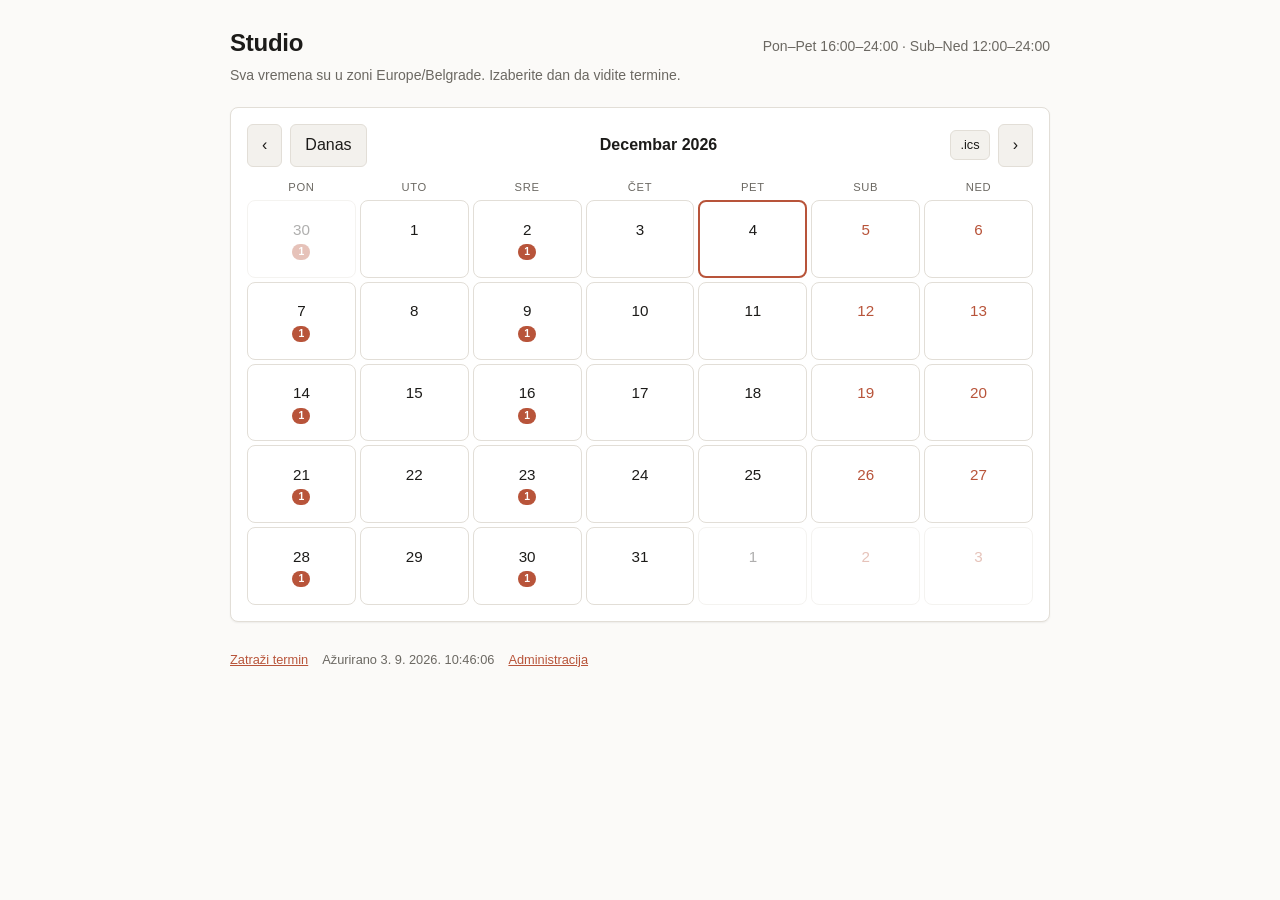
<file: index.html>
<!doctype html>
<html lang="sr-Latn-RS">
<head>
<meta charset="utf-8">
<meta name="viewport" content="width=device-width, initial-scale=1">
<title>Kalendar termina</title>
<meta name="description" content="Kalendar termina studija.">
<link rel="stylesheet" href="assets/style.css?v=4">
</head>
<body>
<div class="wrap">

  <header class="site-header">
    <h1 id="studio-name">Studio</h1>
    <span class="sub" id="hours-summary"></span>
  </header>
  <p class="hours-note" id="tz-note"></p>

  <div class="msg error" id="load-error" hidden></div>

  <section class="panel">
    <div class="cal-toolbar">
      <button type="button" id="prev-month" aria-label="Prethodni mesec">&lsaquo;</button>
      <button type="button" id="this-month">Danas</button>
      <div class="cal-title" id="cal-title" aria-live="polite"></div>
      <button type="button" class="small" id="export-ics">.ics</button>
      <button type="button" id="next-month" aria-label="Sledeći mesec">&rsaquo;</button>
    </div>
    <div class="cal-grid" id="cal-head" aria-hidden="true"></div>
    <div class="cal-grid" id="cal-grid"></div>
  </section>

  <section class="panel" id="day-panel" hidden>
    <h2 id="day-title"></h2>
    <p class="day-window" id="day-window"></p>
    <ul class="slot-list" id="day-slots"></ul>
    <p class="empty" id="day-empty" hidden>Nema termina za ovaj dan.</p>
    <div id="day-free"></div>
  </section>

  <footer class="site-footer">
    <a id="contact-link" hidden></a>
    <span id="updated-note"></span>
    <a href="admin.html">Administracija</a>
  </footer>

</div>
<script src="assets/common.js?v=4"></script>
<script src="assets/app.js?v=4"></script>
</body>
</html>
</file>
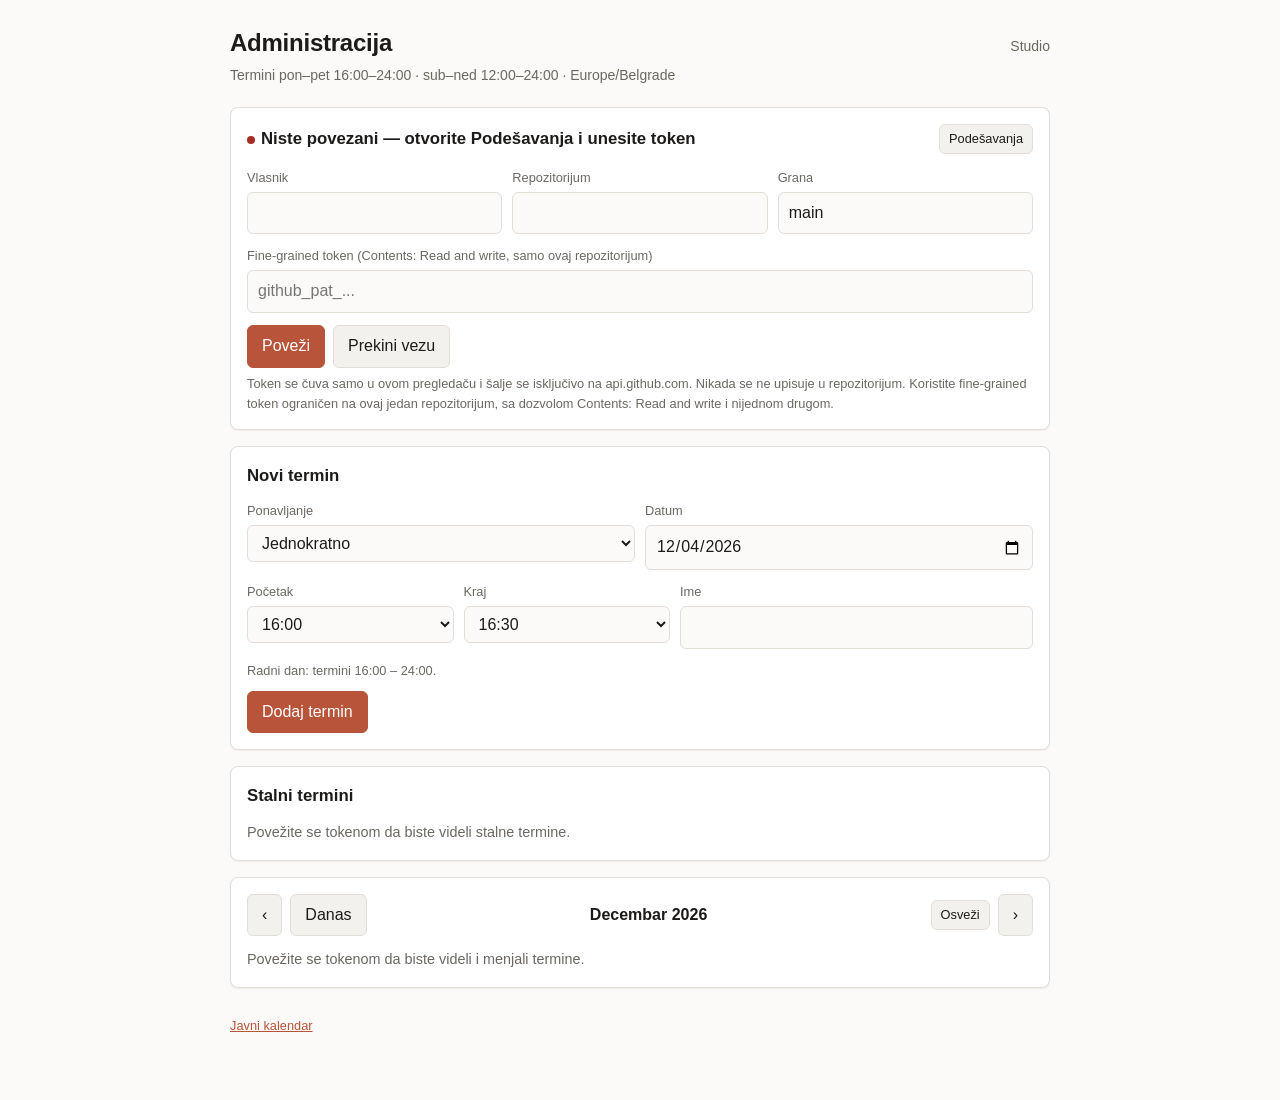
<file: admin.html>
<!doctype html>
<html lang="sr-Latn-RS">
<head>
<meta charset="utf-8">
<meta name="viewport" content="width=device-width, initial-scale=1">
<title>Administracija — Kalendar termina</title>
<meta name="robots" content="noindex">
<link rel="stylesheet" href="assets/style.css?v=4">
</head>
<body>
<div class="wrap">

  <header class="site-header">
    <h1>Administracija</h1>
    <span class="sub" id="studio-name"></span>
  </header>
  <p class="hours-note" id="hours-summary"></p>

  <!-- Connection -->
  <section class="panel collapsed" id="conn-panel">
    <div class="panel-head">
      <h2 style="margin:0"><span class="status-dot off" id="conn-dot"></span><span id="conn-status">Niste povezani</span></h2>
      <button type="button" class="small" id="conn-toggle">Podešavanja</button>
    </div>
    <div class="panel-body" style="margin-top:14px">
      <div class="field-row">
        <div class="field"><label for="repo-owner">Vlasnik</label><input id="repo-owner" autocomplete="off" spellcheck="false"></div>
        <div class="field"><label for="repo-name">Repozitorijum</label><input id="repo-name" autocomplete="off" spellcheck="false"></div>
        <div class="field"><label for="repo-branch">Grana</label><input id="repo-branch" autocomplete="off" spellcheck="false"></div>
      </div>
      <div class="field-row">
        <div class="field wide">
          <label for="token">Fine-grained token (Contents: Read and write, samo ovaj repozitorijum)</label>
          <input id="token" type="password" autocomplete="off" spellcheck="false" placeholder="github_pat_...">
        </div>
      </div>
      <div class="button-row">
        <button type="button" class="primary" id="conn-save">Poveži</button>
        <button type="button" id="conn-clear">Prekini vezu</button>
      </div>
      <p class="hint">
        Token se čuva samo u ovom pregledaču i šalje se isključivo na api.github.com. Nikada se ne
        upisuje u repozitorijum. Koristite fine-grained token ograničen na ovaj jedan repozitorijum,
        sa dozvolom Contents: Read and write i nijednom drugom.
      </p>
    </div>
  </section>

  <div class="msg error" id="msg-error" hidden></div>
  <div class="msg warn" id="msg-warn" hidden></div>
  <div class="msg ok" id="msg-ok" hidden></div>

  <!-- Booking form -->
  <section class="panel">
    <h2 id="form-title">Novi termin</h2>
    <div class="field-row">
      <div class="field">
        <label for="f-repeat">Ponavljanje</label>
        <select id="f-repeat">
          <option value="once">Jednokratno</option>
          <option value="weekly">Svake nedelje</option>
        </select>
      </div>
      <div class="field"><label for="f-date" id="f-date-label">Datum</label><input id="f-date" type="date"></div>
      <div class="field" id="f-until-field" hidden>
        <label for="f-until">Ponavljaj do (opciono)</label>
        <input id="f-until" type="date">
      </div>
    </div>
    <div class="field-row">
      <div class="field"><label for="f-start">Početak</label><select id="f-start"></select></div>
      <div class="field"><label for="f-end">Kraj</label><select id="f-end"></select></div>
      <div class="field wide"><label for="f-name">Ime</label><input id="f-name" maxlength="60" autocomplete="off"></div>
    </div>
    <p class="hint" id="f-window"></p>
    <div class="button-row" style="margin-top:10px">
      <button type="button" class="primary" id="f-submit">Dodaj termin</button>
      <button type="button" id="f-cancel" hidden>Otkaži</button>
    </div>
  </section>

  <!-- Weekly rules -->
  <section class="panel">
    <h2>Stalni termini</h2>
    <ul class="slot-list" id="rules-list"></ul>
    <p class="empty" id="rules-empty" hidden>Nema stalnih termina.</p>
  </section>

  <!-- Month view -->
  <section class="panel">
    <div class="cal-toolbar">
      <button type="button" id="prev-month" aria-label="Prethodni mesec">&lsaquo;</button>
      <button type="button" id="this-month">Danas</button>
      <div class="cal-title" id="list-title"></div>
      <button type="button" class="small" id="reload">Osveži</button>
      <button type="button" id="next-month" aria-label="Sledeći mesec">&rsaquo;</button>
    </div>
    <div id="list"></div>
    <p class="empty" id="list-empty" hidden>Nema termina u ovom mesecu.</p>
  </section>

  <footer class="site-footer">
    <a href="index.html">Javni kalendar</a>
    <span id="updated-note"></span>
  </footer>

</div>
<script src="assets/common.js?v=4"></script>
<script src="assets/admin.js?v=4"></script>
</body>
</html>
</file>
<file: assets/style.css>
/* Studio Scheduler — shared styles. Light and dark, no dependencies. */

:root {
  --bg: #fbfaf8;
  --surface: #ffffff;
  --surface-2: #f3f1ed;
  --text: #1c1b19;
  --muted: #6b6862;
  --line: #e2ded7;
  --accent: #b8543a;
  --accent-soft: #f6e6e1;
  --warn: #8a6d1f;
  --warn-soft: #fbf3dc;
  --error: #a32e22;
  --error-soft: #fbe6e3;
  --ok: #2f6b47;
  --ok-soft: #e3f1e8;
  --radius: 8px;
  --shadow: 0 1px 2px rgba(0, 0, 0, .06);
}

@media (prefers-color-scheme: dark) {
  :root {
    --bg: #171614;
    --surface: #201f1c;
    --surface-2: #2a2825;
    --text: #eeece7;
    --muted: #a29d94;
    --line: #35322e;
    --accent: #e0846a;
    --accent-soft: #3a2620;
    --warn: #d9bc70;
    --warn-soft: #332c17;
    --error: #e8867a;
    --error-soft: #38211e;
    --ok: #86c6a0;
    --ok-soft: #1d2f24;
    --shadow: 0 1px 2px rgba(0, 0, 0, .3);
  }
}

* { box-sizing: border-box; }

body {
  margin: 0;
  padding: 24px 16px 64px;
  background: var(--bg);
  color: var(--text);
  font: 16px/1.55 -apple-system, BlinkMacSystemFont, "Segoe UI", Roboto, Helvetica, Arial, sans-serif;
  -webkit-font-smoothing: antialiased;
}

.wrap { max-width: 820px; margin: 0 auto; }

a { color: var(--accent); }

h1 { font-size: 1.5rem; margin: 0; letter-spacing: -.01em; }
h2 { font-size: 1.05rem; margin: 0 0 12px; }
h3 { font-size: .95rem; margin: 0 0 8px; }

.site-header {
  display: flex;
  align-items: baseline;
  justify-content: space-between;
  gap: 12px;
  flex-wrap: wrap;
  margin-bottom: 4px;
}

.site-header .sub { color: var(--muted); font-size: .875rem; }

.hours-note {
  color: var(--muted);
  font-size: .875rem;
  margin: 0 0 20px;
}

/* ---------- panels ---------- */

.panel {
  background: var(--surface);
  border: 1px solid var(--line);
  border-radius: var(--radius);
  padding: 16px;
  margin-bottom: 16px;
  box-shadow: var(--shadow);
}

.panel.collapsed .panel-body { display: none; }

.panel-head {
  display: flex;
  align-items: center;
  justify-content: space-between;
  gap: 12px;
  flex-wrap: wrap;
}

/* ---------- calendar ---------- */

.cal-toolbar {
  display: flex;
  align-items: center;
  gap: 8px;
  margin-bottom: 12px;
}

.cal-title {
  font-weight: 600;
  flex: 1;
  text-align: center;
  font-variant-numeric: tabular-nums;
}

.cal-grid {
  display: grid;
  grid-template-columns: repeat(7, 1fr);
  gap: 4px;
}

.cal-head {
  text-align: center;
  font-size: .7rem;
  letter-spacing: .06em;
  text-transform: uppercase;
  color: var(--muted);
  padding-bottom: 4px;
}

.cal-day {
  position: relative;
  aspect-ratio: 7 / 5;
  min-height: 52px;
  display: flex;
  flex-direction: column;
  align-items: center;
  justify-content: center;
  gap: 3px;
  padding: 2px;
  background: var(--surface);
  border: 1px solid var(--line);
  border-radius: var(--radius);
  font: inherit;
  font-variant-numeric: tabular-nums;
  color: var(--text);
  cursor: pointer;
  transition: background .12s, border-color .12s;
}

.cal-day:hover { background: var(--surface-2); }
.cal-day.outside { opacity: .35; }
.cal-day.today { border-color: var(--accent); border-width: 2px; }
.cal-day.selected { background: var(--accent-soft); border-color: var(--accent); }
.cal-day.weekend .cal-num { color: var(--accent); }

.cal-num { font-size: .95rem; }

.cal-dot {
  min-width: 18px;
  height: 16px;
  padding: 0 4px;
  display: inline-flex;
  align-items: center;
  justify-content: center;
  border-radius: 999px;
  background: var(--accent);
  color: #fff;
  font-size: .65rem;
  font-weight: 600;
}

@media (prefers-color-scheme: dark) {
  .cal-dot { color: #171614; }
}

.cal-spacer { height: 16px; }

/* ---------- day detail ---------- */

.day-window { color: var(--muted); font-size: .85rem; margin: 0 0 12px; }

.slot-list { list-style: none; margin: 0; padding: 0; }

.slot {
  display: flex;
  align-items: center;
  gap: 12px;
  padding: 9px 0;
  border-top: 1px solid var(--line);
}

.slot:first-child { border-top: 0; }

.slot-time {
  font-variant-numeric: tabular-nums;
  font-weight: 600;
  white-space: nowrap;
}

.slot-name { flex: 1; min-width: 0; overflow-wrap: anywhere; }

.slot-actions { display: flex; gap: 6px; align-items: center; flex-wrap: wrap; }

.slot-note {
  color: var(--muted);
  font-size: .8rem;
  font-variant-numeric: tabular-nums;
  white-space: nowrap;
}

.tag {
  font-size: .7rem;
  letter-spacing: .03em;
  padding: 2px 7px;
  border-radius: 999px;
  background: var(--accent-soft);
  color: var(--accent);
  white-space: nowrap;
}

.free-list {
  display: flex;
  flex-wrap: wrap;
  gap: 6px;
  margin-top: 4px;
}

.free-chip {
  font-size: .8rem;
  font-variant-numeric: tabular-nums;
  padding: 2px 8px;
  border-radius: 999px;
  background: var(--ok-soft);
  color: var(--ok);
}

.date-group { margin-bottom: 18px; }
.date-group h3 { color: var(--muted); font-weight: 600; }

/* ---------- forms and buttons ---------- */

label { display: block; font-size: .8rem; color: var(--muted); margin-bottom: 4px; }

input, select, button, textarea {
  font: inherit;
  color: var(--text);
}

input, select {
  width: 100%;
  padding: 8px 10px;
  background: var(--bg);
  border: 1px solid var(--line);
  border-radius: 6px;
}

input:focus-visible, select:focus-visible, button:focus-visible {
  outline: 2px solid var(--accent);
  outline-offset: 1px;
}

.field-row {
  display: flex;
  gap: 10px;
  flex-wrap: wrap;
  margin-bottom: 12px;
}

.field { flex: 1 1 140px; min-width: 0; }
.field.wide { flex: 2 1 220px; }

button {
  padding: 8px 14px;
  background: var(--surface-2);
  border: 1px solid var(--line);
  border-radius: 6px;
  cursor: pointer;
  transition: background .12s;
}

button:hover:not(:disabled) { background: var(--line); }
button:disabled { opacity: .5; cursor: default; }

button.primary {
  background: var(--accent);
  border-color: var(--accent);
  color: #fff;
}

@media (prefers-color-scheme: dark) {
  button.primary { color: #171614; }
}

button.primary:hover:not(:disabled) { filter: brightness(1.08); }

button.small {
  padding: 4px 9px;
  font-size: .8rem;
}

button.danger { color: var(--error); }

.button-row { display: flex; gap: 8px; flex-wrap: wrap; align-items: center; }

/* ---------- messages ---------- */

.msg {
  padding: 10px 12px;
  border-radius: 6px;
  font-size: .875rem;
  margin-bottom: 12px;
}

.msg ul { margin: 4px 0 0; padding-left: 18px; }
.msg.error { background: var(--error-soft); color: var(--error); }
.msg.warn { background: var(--warn-soft); color: var(--warn); }
.msg.ok { background: var(--ok-soft); color: var(--ok); }
.msg.info { background: var(--surface-2); color: var(--muted); }
.msg[hidden] { display: none; }

.empty { color: var(--muted); font-size: .9rem; margin: 0; }

.status-dot {
  display: inline-block;
  width: 8px;
  height: 8px;
  border-radius: 50%;
  background: var(--muted);
  margin-right: 6px;
  vertical-align: baseline;
}

.status-dot.on { background: var(--ok); }
.status-dot.off { background: var(--error); }

.site-footer {
  margin-top: 28px;
  color: var(--muted);
  font-size: .8rem;
  display: flex;
  gap: 14px;
  flex-wrap: wrap;
}

.hint { font-size: .8rem; color: var(--muted); margin: 6px 0 0; }

@media (max-width: 600px) {
  body { padding: 16px 12px 48px; }
  .site-header .sub { flex-basis: 100%; }
  .cal-grid { gap: 3px; }
  /* Square cells with no minimum, so seven columns always fit the viewport. */
  .cal-day { aspect-ratio: 1 / 1; min-height: 0; border-radius: 6px; }
  .cal-num { font-size: .85rem; }
  .cal-spacer { height: 10px; }
  .field { flex-basis: 100%; }
}
</file>
